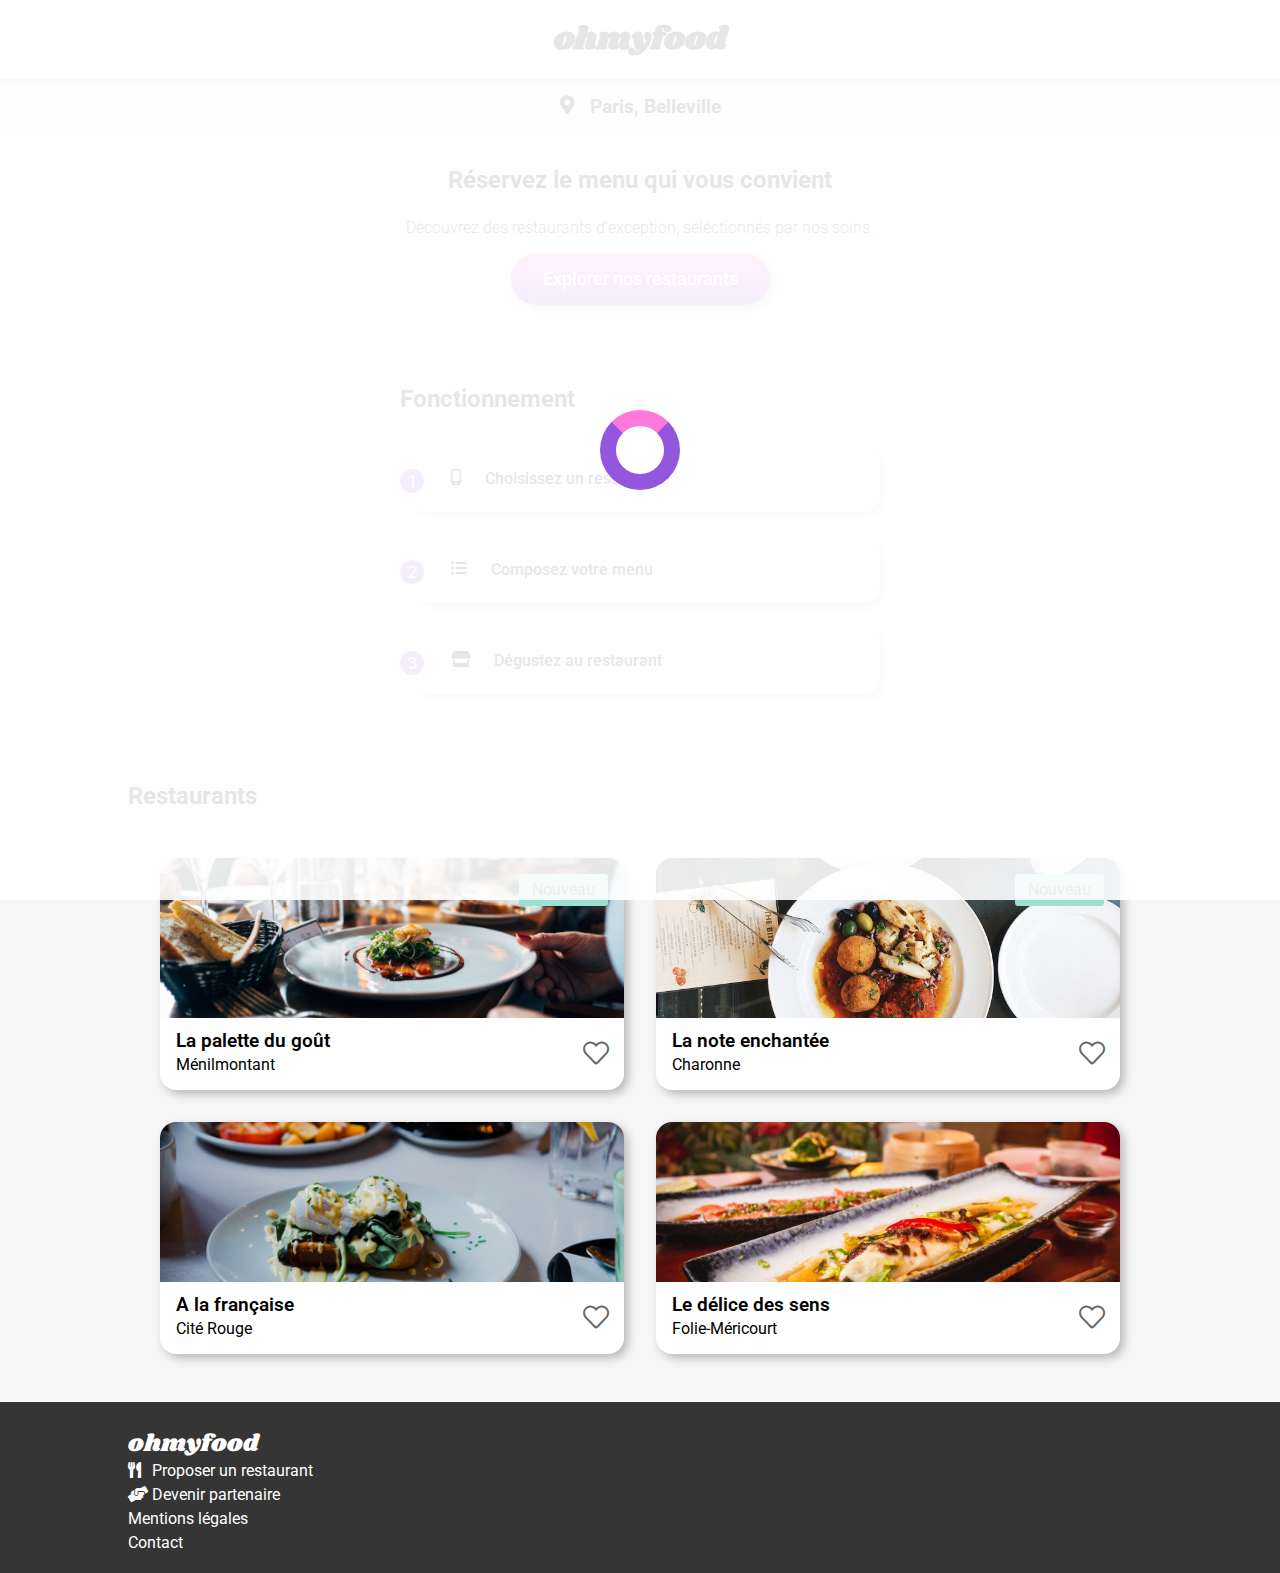
<file: index.html>
<!DOCTYPE html>
<html lang="fr">
<head>
    <meta charset="UTF-8">
    <meta http-equiv="X-UA-Compatible" content="IE=edge">
    <meta name="viewport" content="width=device-width, initial-scale=1.0">  
    <link rel="stylesheet" href="css/style.css">
    <link rel="stylesheet" href="css/all.css">
    <title>Ohmyfood</title>
</head>
<body>
        <!-- LOADING SPINNER -->
    <div class="loading">
        <div class="loading__circle"></div>
    </div>
    
    
    <header class="header">
        <h1 class="header__logo">ohmyfood</h1>
    </header>

        <!-- LOCALISATION -->
    <main>
        <section class="localisation">
            <i class="localisation__icon fas fa-map-marker-alt"></i>
            <span class="localisation__text">Paris, Belleville</span>
        </section>

        <!-- HERO BANNER -->
        <section class="hero">
            <h2 class="hero__title">Réservez le menu qui vous convient</h2>
            <p class="hero__text">Découvrez des restaurants d'exception, séléctionnés par nos soins.</p>
            <a class="hero__button" href="">
                Explorer nos restaurants
            </a>
        </section>
        <!-- SECTION FONCTIONNEMENT -->

        <section class="howTo">
            <div class="wrapper">
                <h2 class="howTo__title">Fonctionnement</h2>
                <ol class="howTo__lists">
                    <li class="howTo__list">
                        <i class="howTo__icon fas fa-mobile-alt"></i>
                        <span class="howTo__text">Choisissez un restaurant</span>
                    </li>
                    <li class="howTo__list">
                        <i class="howTo__icon fas fa-list-ul"></i>
                        <span class="howTo__text">Composez votre menu</span>
                    </li>
                    <li class="howTo__list">
                        <i class="howTo__icon fas fa-store"></i>
                        <span class="howTo__text">Dégustez au restaurant</span>
                    </li>
                </ol>
            </div>

        </section>

        <!-- LISTE RESTAURANT -->
        <section class="restaurant">
            <div class="wrapper">
                <h2 class="restaurant__title">Restaurants</h2>
                <div class="wrapper__card">
                    <div class="card">
                        <a href="html/la-palette-du-gout.html">
                            <img class="card__img" src="img/restaurants/jay-wennington-N_Y88TWmGwA-unsplash.jpg" alt="Très belle assiete avec un repas minimaliste dedans">
                            <span class="card__announce">Nouveau</span>
                            <div class="card__bottom">
                                <div class="card__bottom__text">
                                    <h3>La palette du goût</h3>
                                    <span>Ménilmontant</span>
                                </div>
                            </div>
                        </a>
                        <div class="card__bottom__button">
                            <label class="likeButton">
                                <input  class="likeButton__checkbox" type="checkbox" />
                                    <i class="fa fa-heart likeButton__icon"></i>
                            </label>
                        </div>
                    </div> 
                    
                    <div class="card">
                        <a href="html/la-note-enchantée.html">
                            <img class="card__img" src="img/restaurants/stil-u2Lp8tXIcjw-unsplash.jpg" alt="Assiete vue de dessus avec un repas copieux">
                            <span class="card__announce">Nouveau</span>
                            <div class="card__bottom">
                                <div class="card__bottom__text">
                                    <h3>La note enchantée</h3>
                                    <span>Charonne</span>
                                </div>
                            </div>
                        </a>
                        <div class="card__bottom__button">
                            <label class="likeButton">
                                <input  class="likeButton__checkbox" type="checkbox" />
                                    <i class="fa fa-heart likeButton__icon"></i>
                            </label>
                        </div>
                    </div>
    
                    <div class="card">
                        <a href="html/a-la-francaise.html">
                            <img class="card__img" src="img/restaurants/toa-heftiba-DQKerTsQwi0-unsplash.jpg" alt="Assiete blanche contenant un repas gastronomique">
                            <div class="card__bottom">
                                <div class="card__bottom__text">
                                    <h3>A la française</h3>
                                    <span>Cité Rouge</span>
                                </div>
                            </div>
                        </a>
                        <div class="card__bottom__button">
                            <label class="likeButton">
                                <input  class="likeButton__checkbox" type="checkbox" />
                                    <i class="fa fa-heart likeButton__icon"></i>
                            </label>
                        </div>
                    </div>
    
                    <div class="card">
                        <a href="html/le-delice-des-sens.html">
                            <img class="card__img" src="img/restaurants/louis-hansel-shotsoflouis-qNBGVyOCY8Q-unsplash.jpg" alt="Assiete longue contenant un poisson en sauce">
                            <div class="card__bottom">
                                <div class="card__bottom__text">
                                    <h3>Le délice des sens</h3>
                                    <span>Folie-Méricourt</span>
                                </div>
                            </div>
                        </a>
                        <div class="card__bottom__button">
                            <label class="likeButton">
                                <input  class="likeButton__checkbox" type="checkbox" />
                                    <i class="fa fa-heart likeButton__icon"></i>
                            </label>
                        </div>
                    </div>
                </div>
               
            </div>
        </section>
    </main>
    <footer class="footer">
        <div class="wrapper">
            <h2 class="footer__logo">ohmyfood</h2>
            <ul class="footer__lists">
                <li><a href=""><i class="footer__icon fas fa-utensils"></i>Proposer un restaurant</a></li>
                <li><a href=""><i class="footer__icon fas fa-hands-helping"></i>Devenir partenaire</a></li>
                <li><a href="">Mentions légales</a></li>
                <li><a href="mailto:contact@ohmyfood.fr">Contact</a></li> 
            </ul>
        </div>
    </footer>

    
</body>
</html>
</file>
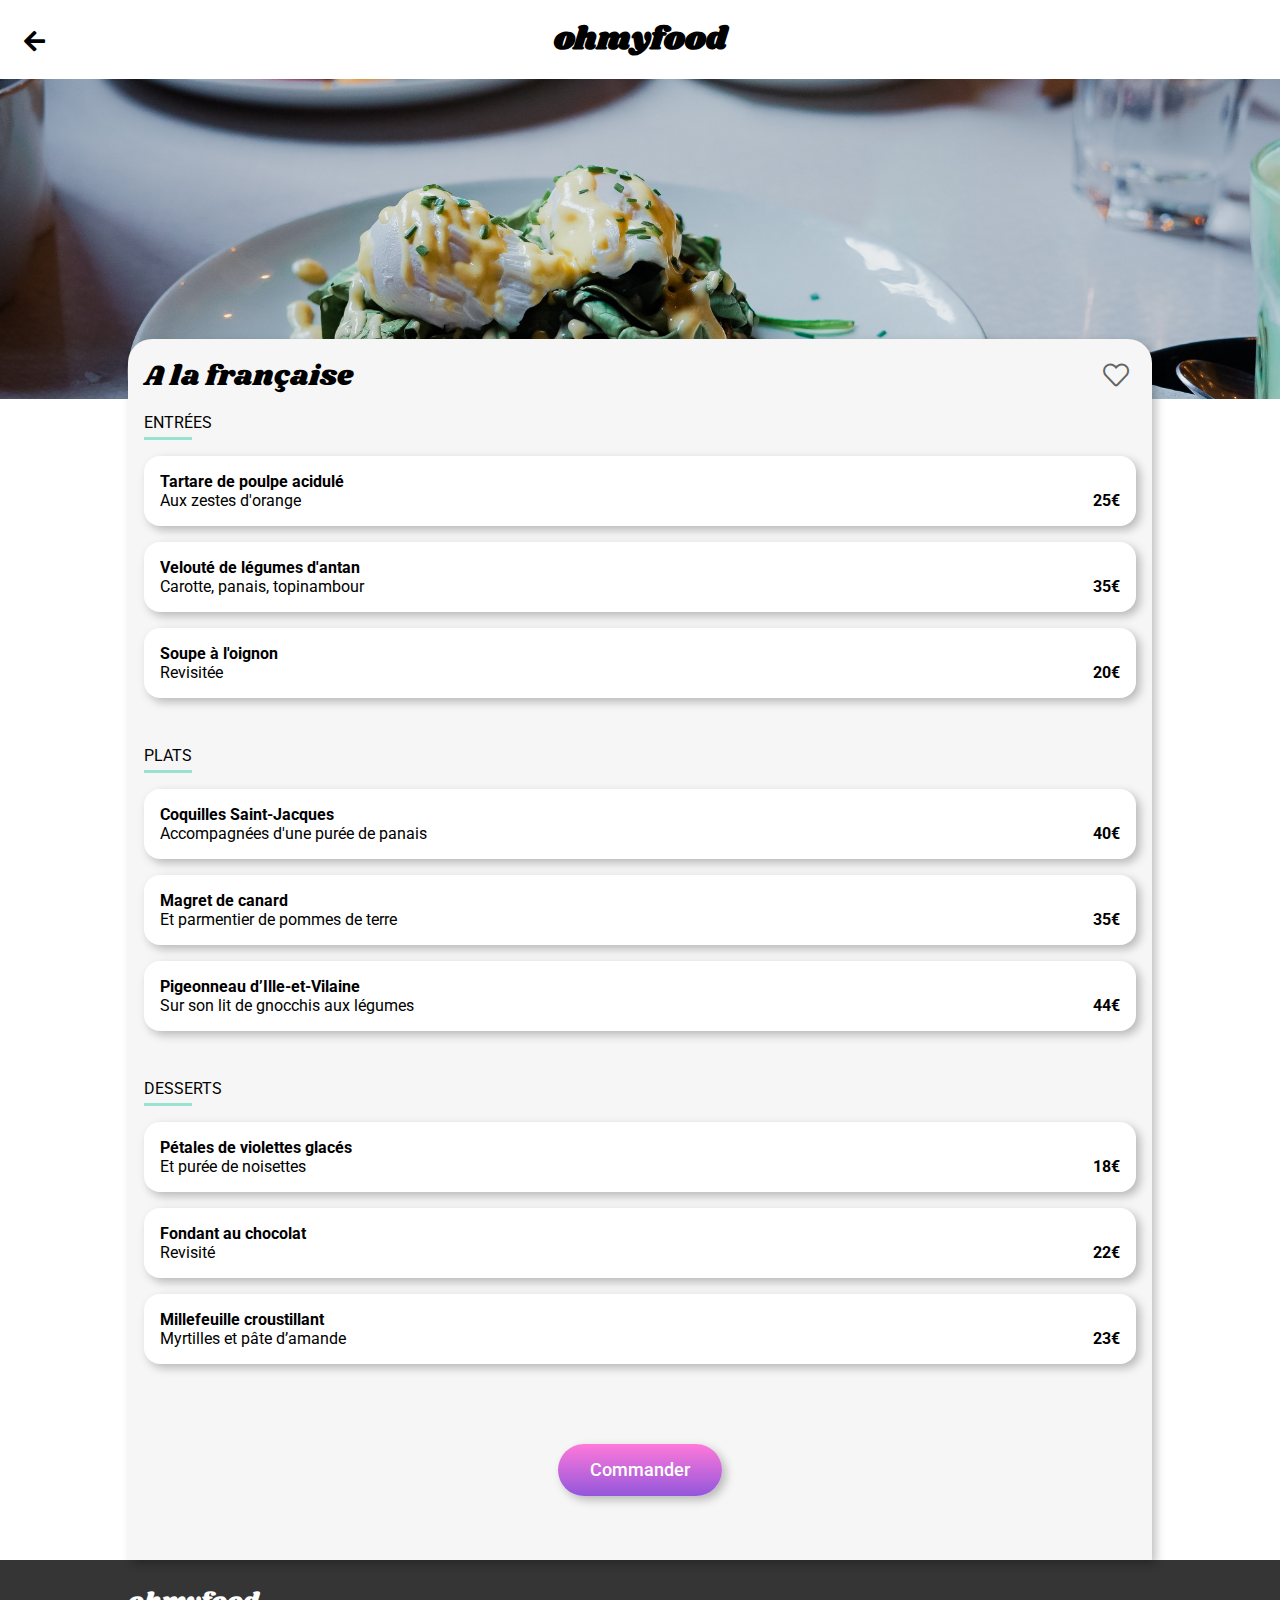
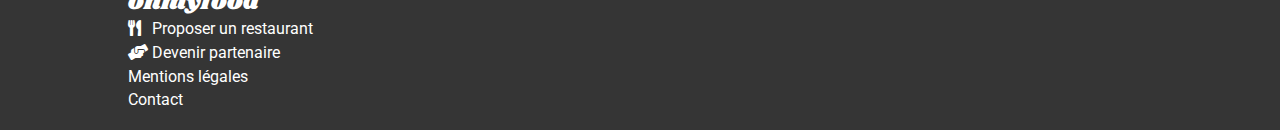
<file: html/a-la-francaise.html>
<!DOCTYPE html>
<html lang="en">
<head>
    <meta charset="UTF-8">
    <meta http-equiv="X-UA-Compatible" content="IE=edge">
    <meta name="viewport" content="width=device-width, initial-scale=1.0">
    <link href="https://fonts.googleapis.com/css2?family=Shrikhand&display=swap" rel="stylesheet">
    <link rel="stylesheet" href="../css/all.css">
    <link rel="stylesheet" href="../css/style.css">
    <title>A la Française</title>
</head>
<body>
    <header class="header">
        <a href="../index.html">
            <i class="header__icon fas fa-arrow-left"></i>
        </a>
        <h1 class="header__logo">ohmyfood</h1>
    </header>

    <main class="main">
        <div class="containerImg">
            <img class="containerImg__img" src="../img/restaurants/toa-heftiba-DQKerTsQwi0-unsplash.jpg" alt="photo de nourriture sur fond blanc">
        </div>

        <section class="menu">
            <div class="title">
                <h2 class="title__text">A la française</h2>
                <label class="title__likeButton">
                    <input  class="likeButton__checkbox" type="checkbox" />
                        <i class="fa fa-heart likeButton__icon"></i>

                </label>
            </div>

            <div class="submenu">
                <h3 class="submenu__title">Entrées</h3>

                <div class="submenu__container time-0">
                    <input type="checkbox" class="checkbox__animation" id="starter-1"> 
                    <label for="starter-1" class="content">
                        <span class="content__wrapper">
                            <span class="content__wrapper__text">
                                <span class="content__title">Tartare de poulpe acidulé</span><br>
                                <span class="content__text">Aux zestes d'orange</span>
                            </span>
                            <span class="content__wrapper__price">
                                <span class="content__price">25€</span>
                            </span>
                        </span>
                    </label>
                    <span class="content__logo">
                        <i class="fas fa-check-circle"></i>
                    </span>
                </div>

                <div class="submenu__container time-1">
                    <input type="checkbox" class="checkbox__animation" id="starter-2"> 
                    <label for="starter-2" class="content">
                        <span class="content__wrapper">
                            <span class="content__wrapper__text">
                                <span class="content__title">Velouté de légumes d'antan</span><br>
                                <span class="content__text">Carotte, panais, topinambour</span>
                            </span>
                            <span class="content__wrapper__price">
                                <span class="content__price">35€</span>
                            </span>
                        </span>
                    </label>
                    <span class="content__logo">
                        <i class="fas fa-check-circle"></i>
                    </span>
                </div>

                <div class="submenu__container time-2">
                    <input type="checkbox" class="checkbox__animation" id="starter-3"> 
                    <label for="starter-3" class="content">
                        <span class="content__wrapper">
                            <span class="content__wrapper__text">
                                <span class="content__title">Soupe à l'oignon</span><br>
                                <span class="content__text">Revisitée</span>
                            </span>
                            <span class="content__wrapper__price">
                                <span class="content__price">20€</span>
                            </span>
                        </span>
                    </label>
                    <span class="content__logo">
                        <i class="fas fa-check-circle"></i>
                    </span>
                </div>
            </div>

            <div class="submenu">
                <h3 class="submenu__title">Plats</h3>

                <div class="submenu__container time-0">
                    <input type="checkbox" class="checkbox__animation" id="dish-1"> 
                    <label for="dish-1" class="content">
                        <span class="content__wrapper">
                            <span class="content__wrapper__text">
                                <span class="content__title">Coquilles Saint-Jacques</span><br>
                                <span class="content__text">Accompagnées d'une purée de panais</span>
                            </span>
                            <span class="content__wrapper__price">
                                <span class="content__price">40€</span>
                            </span>
                        </span>
                    </label>
                    <span class="content__logo">
                        <i class="fas fa-check-circle"></i>
                    </span>
                </div>

                <div class="submenu__container time-1">
                    <input type="checkbox" class="checkbox__animation" id="dish-2"> 
                    <label for="dish-2" class="content">
                        <span class="content__wrapper">
                            <span class="content__wrapper__text">
                                <span class="content__title">Magret de canard</span><br>
                                <span class="content__text">Et parmentier de pommes de terre</span>
                            </span>
                            <span class="content__wrapper__price">
                                <span class="content__price">35€</span>
                            </span>
                        </span>
                    </label>
                    <span class="content__logo">
                        <i class="fas fa-check-circle"></i>
                    </span>
                </div>

                <div class="submenu__container time-2">
                    <input type="checkbox" class="checkbox__animation" id="dish-3"> 
                    <label for="dish-3" class="content">
                        <span class="content__wrapper">
                            <span class="content__wrapper__text">
                                <span class="content__title">Pigeonneau d’Ille-et-Vilaine</span><br>
                                <span class="content__text">Sur son lit de gnocchis aux légumes</span>
                            </span>
                            <span class="content__wrapper__price">
                                <span class="content__price">44€</span>
                            </span>
                        </span>
                    </label>
                    <span class="content__logo">
                        <i class="fas fa-check-circle"></i>
                    </span>
                </div>
            </div>

            <div class="submenu">
                <h3 class="submenu__title">Desserts</h3>

                <div class="submenu__container time-0">
                    <input type="checkbox" class="checkbox__animation" id="dessert-1"> 
                    <label for="dessert-1" class="content">
                        <span class="content__wrapper">
                            <span class="content__wrapper__text">
                                <span class="content__title">Pétales de violettes glacés</span><br>
                                <span class="content__text">Et purée de noisettes</span>
                            </span>
                            <span class="content__wrapper__price">
                                <span class="content__price">18€</span>
                            </span>
                        </span>
                    </label>
                    <span class="content__logo">
                        <i class="fas fa-check-circle"></i>
                    </span>
                </div>

                <div class="submenu__container time-1">
                    <input type="checkbox" class="checkbox__animation" id="dessert-2"> 
                    <label for="dessert-2" class="content">
                        <span class="content__wrapper">
                            <span class="content__wrapper__text">
                                <span class="content__title">Fondant au chocolat</span><br>
                                <span class="content__text">Revisité</span>
                            </span>
                            <span class="content__wrapper__price">
                                <span class="content__price">22€</span>
                            </span>
                        </span>
                    </label>
                    <span class="content__logo">
                        <i class="fas fa-check-circle"></i>
                    </span>
                </div>

                <div class="submenu__container time-2">
                    <input type="checkbox" class="checkbox__animation" id="dessert-3"> 
                    <label for="dessert-3" class="content">
                        <span class="content__wrapper">
                            <span class="content__wrapper__text">
                                <span class="content__title">Millefeuille croustillant</span><br>
                                <span class="content__text">Myrtilles et pâte d’amande</span>
                            </span>
                            <span class="content__wrapper__price">
                                <span class="content__price">23€</span>
                            </span>
                        </span>
                    </label>
                    <span class="content__logo">
                        <i class="fas fa-check-circle"></i>
                    </span>
                </div>
            </div> 

            <div class="container__button">
                <a class="hero__button" href="">Commander</a>
            </div>  
                             
        </section>
    </main>
    <footer class="footer">
        <div class="wrapper">
            <h2 class="footer__logo">ohmyfood</h2>
            <ul class="footer__lists">
                <li><a href=""><i class="footer__icon fas fa-utensils"></i>Proposer un restaurant</a></li>
                <li><a href=""><i class="footer__icon fas fa-hands-helping"></i>Devenir partenaire</a></li>
                <li><a href="">Mentions légales</a></li>
                <li><a href="mailto:contact@ohmyfood.fr">Contact</a></li> 
            </ul>
        </div>
    </footer>
</body>
</html>
</file>
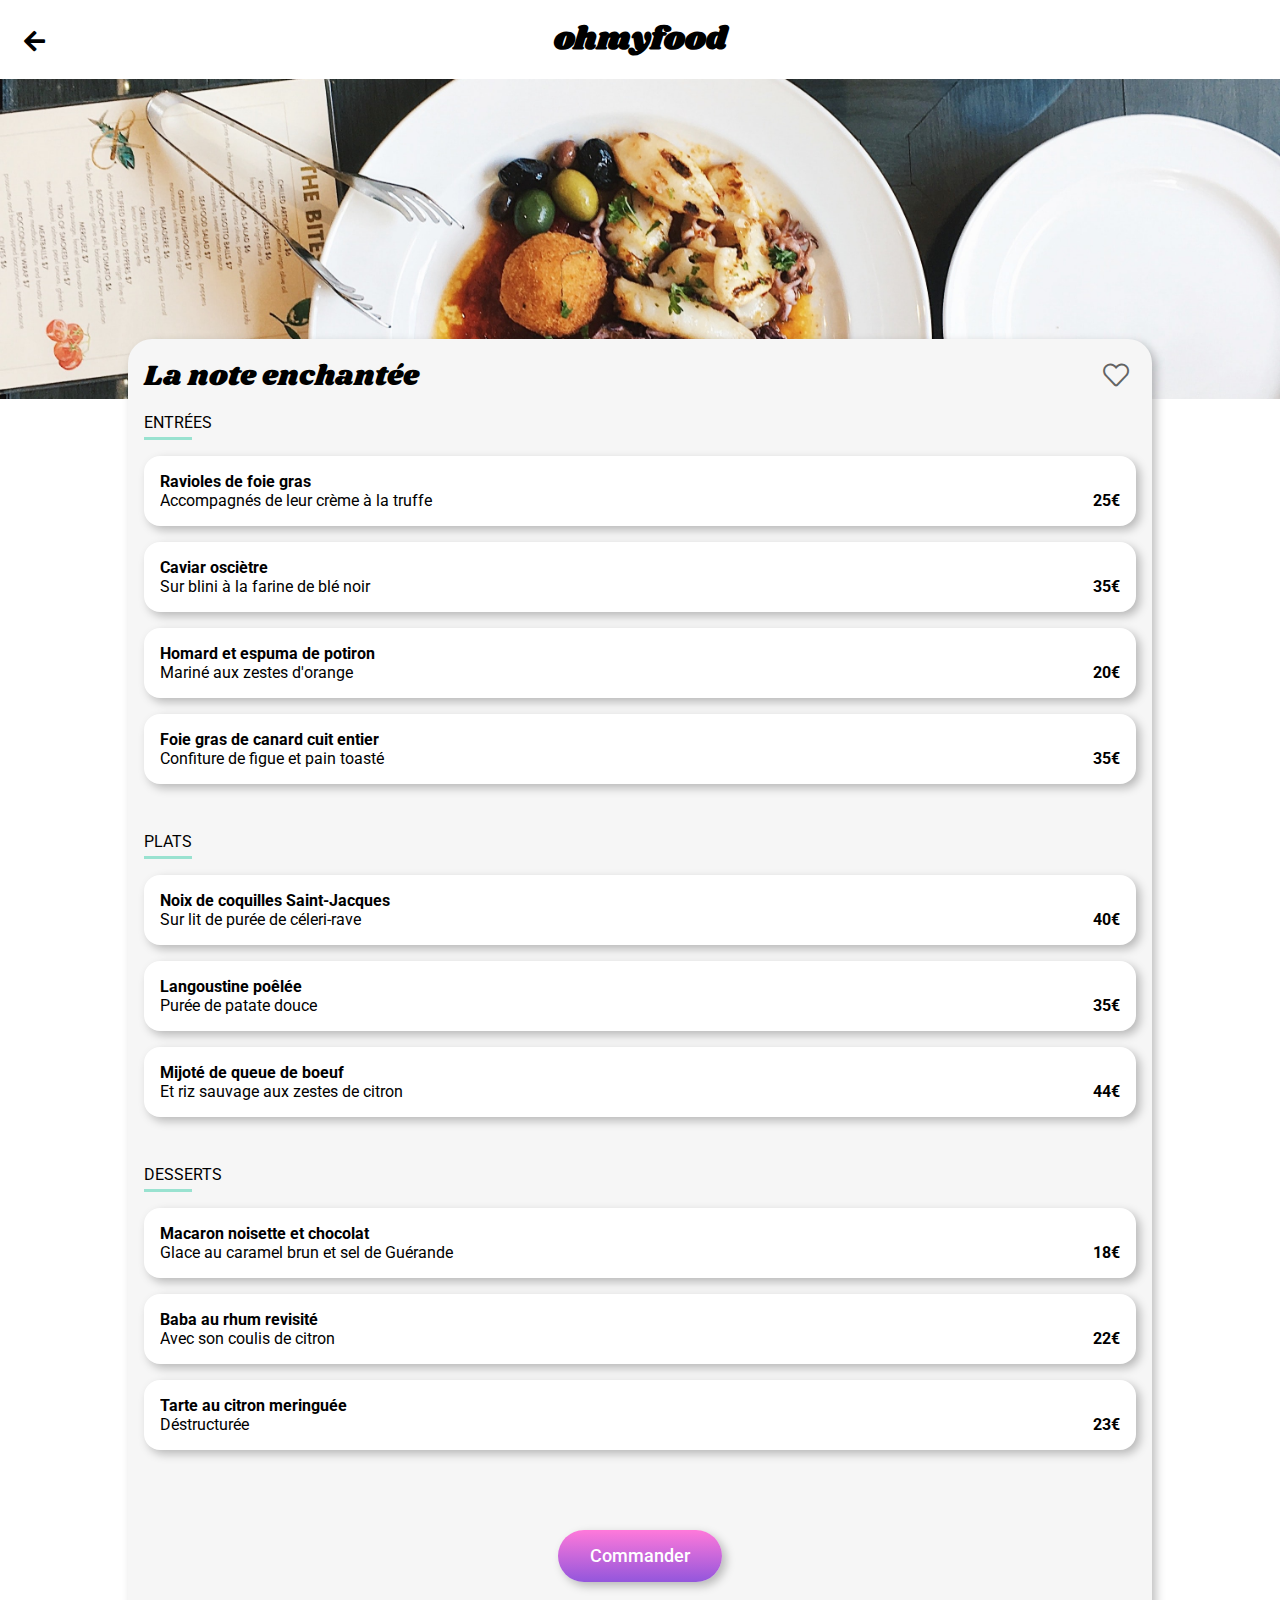
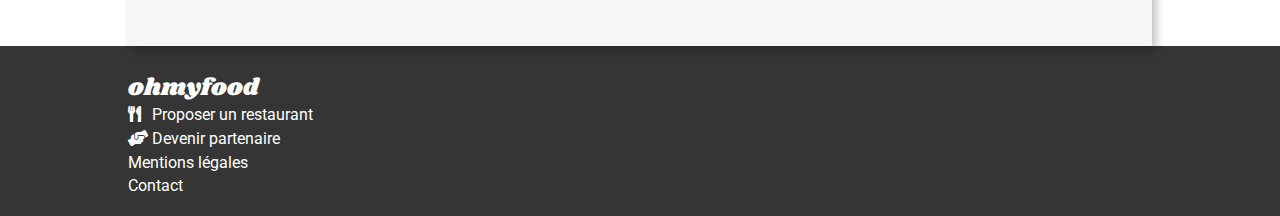
<file: html/la-note-enchantée.html>
<!DOCTYPE html>
<html lang="en">
<head>
    <meta charset="UTF-8">
    <meta http-equiv="X-UA-Compatible" content="IE=edge">
    <meta name="viewport" content="width=device-width, initial-scale=1.0">
    <link href="https://fonts.googleapis.com/css2?family=Shrikhand&display=swap" rel="stylesheet">
    <link rel="stylesheet" href="../css/all.css">
    <link rel="stylesheet" href="../css/style.css">
    <title>La note enchantée</title>
</head>
<body>
    <header class="header">
        <a href="../index.html">
            <i class="header__icon fas fa-arrow-left"></i>
        </a>
        <h1 class="header__logo">ohmyfood</h1>
    </header>

    <main class="main">
        <div class="containerImg">
            <img class="containerImg__img" src="../img/restaurants/stil-u2Lp8tXIcjw-unsplash.jpg" alt="assiete remplie de nourriture">
        </div>
        

        <section class="menu">
            <div class="title">
                <h2 class="title__text">La note enchantée</h2>
                <label class="title__likeButton">
                    <input  class="likeButton__checkbox" type="checkbox" />
                        <i class="fa fa-heart likeButton__icon"></i>
                </label>
            </div>

            <div class="submenu">
                <h3 class="submenu__title">Entrées</h3>

                <div class="submenu__container time-0">
                    <input type="checkbox" class="checkbox__animation" id="starter-1"> 
                    <label for="starter-1" class="content">
                        <span class="content__wrapper">
                            <span class="content__wrapper__text">
                                <span class="content__title">Ravioles de foie gras </span><br>
                                <span class="content__text">Accompagnés de leur crème à la truffe</span>
                            </span>
                            <span class="content__wrapper__price">
                                <span class="content__price">25€</span>
                            </span>
                        </span>
                    </label>
                    <span class="content__logo">
                        <i class="fas fa-check-circle"></i>
                    </span>
                </div>

                <div class="submenu__container time-1">
                    <input type="checkbox" class="checkbox__animation" id="starter-2"> 
                    <label for="starter-2" class="content">
                        <span class="content__wrapper">
                            <span class="content__wrapper__text">
                                <span class="content__title">Caviar osciètre</span><br>
                                <span class="content__text">Sur blini à la farine de blé noir</span>
                            </span>
                            <span class="content__wrapper__price">
                                <span class="content__price">35€</span>
                            </span>
                        </span>
                    </label>
                    <span class="content__logo">
                        <i class="fas fa-check-circle"></i>
                    </span>
                </div>

                <div class="submenu__container time-2">
                    <input type="checkbox" class="checkbox__animation" id="starter-3"> 
                    <label for="starter-3" class="content">
                        <span class="content__wrapper">
                            <span class="content__wrapper__text">
                                <span class="content__title">Homard et espuma de potiron</span><br>
                                <span class="content__text">Mariné aux zestes d'orange</span>
                            </span>
                            <span class="content__wrapper__price">
                                <span class="content__price">20€</span>
                            </span>
                        </span>
                    </label>
                    <span class="content__logo">
                        <i class="fas fa-check-circle"></i>
                    </span>
                </div>

                <div class="submenu__container time-3">
                    <input type="checkbox" class="checkbox__animation" id="starter-4"> 
                    <label for="starter-4" class="content">
                        <span class="content__wrapper">
                            <span class="content__wrapper__text">
                                <span class="content__title">Foie gras de canard cuit entier</span><br>
                                <span class="content__text">Confiture de figue et pain toasté</span>
                            </span>
                            <span class="content__wrapper__price">
                                <span class="content__price">35€</span>
                            </span>
                        </span>
                    </label>
                    <span class="content__logo">
                        <i class="fas fa-check-circle"></i>
                    </span>
                </div>
            </div>

            <div class="submenu">
                <h3 class="submenu__title">Plats</h3>

                <div class="submenu__container time-0">
                    <input type="checkbox" class="checkbox__animation" id="dish-1"> 
                    <label for="dish-1" class="content">
                        <span class="content__wrapper">
                            <span class="content__wrapper__text">
                                <span class="content__title">Noix de coquilles Saint-Jacques</span><br>
                                <span class="content__text">Sur lit de purée de céleri-rave</span>
                            </span>
                            <span class="content__wrapper__price">
                                <span class="content__price">40€</span>
                            </span>
                        </span>
                    </label>
                    <span class="content__logo">
                        <i class="fas fa-check-circle"></i>
                    </span>
                </div>

                <div class="submenu__container time-1">
                    <input type="checkbox" class="checkbox__animation" id="dish-2"> 
                    <label for="dish-2" class="content">
                        <span class="content__wrapper">
                            <span class="content__wrapper__text">
                                <span class="content__title">Langoustine poêlée</span><br>
                                <span class="content__text">Purée de patate douce</span>
                            </span>
                            <span class="content__wrapper__price">
                                <span class="content__price">35€</span>
                            </span>
                        </span>
                    </label>
                    <span class="content__logo">
                        <i class="fas fa-check-circle"></i>
                    </span>
                </div>

                <div class="submenu__container time-2">
                    <input type="checkbox" class="checkbox__animation" id="dish-3"> 
                    <label for="dish-3" class="content">
                        <span class="content__wrapper">
                            <span class="content__wrapper__text">
                                <span class="content__title">Mijoté de queue de boeuf </span><br>
                                <span class="content__text">Et riz sauvage aux zestes de citron</span>
                            </span>
                            <span class="content__wrapper__price">
                                <span class="content__price">44€</span>
                            </span>
                        </span>
                    </label>
                    <span class="content__logo">
                        <i class="fas fa-check-circle"></i>
                    </span>
                </div>
            </div>

            <div class="submenu">
                <h3 class="submenu__title">Desserts</h3>

                <div class="submenu__container time-0">
                    <input type="checkbox" class="checkbox__animation" id="dessert-1"> 
                    <label for="dessert-1" class="content">
                        <span class="content__wrapper">
                            <span class="content__wrapper__text">
                                <span class="content__title">Macaron noisette et chocolat</span><br>
                                <span class="content__text">Glace au caramel brun et sel de Guérande</span>
                            </span>
                            <span class="content__wrapper__price">
                                <span class="content__price">18€</span>
                            </span>
                        </span>
                    </label>
                    <span class="content__logo">
                        <i class="fas fa-check-circle"></i>
                    </span>
                </div>

                <div class="submenu__container time-1">
                    <input type="checkbox" class="checkbox__animation" id="dessert-2"> 
                    <label for="dessert-2" class="content">
                        <span class="content__wrapper">
                            <span class="content__wrapper__text">
                                <span class="content__title">Baba au rhum revisité </span><br>
                                <span class="content__text">Avec son coulis de citron</span>
                            </span>
                            <span class="content__wrapper__price">
                                <span class="content__price">22€</span>
                            </span>
                        </span>
                    </label>
                    <span class="content__logo">
                        <i class="fas fa-check-circle"></i>
                    </span>
                </div>

                <div class="submenu__container time-2">
                    <input type="checkbox" class="checkbox__animation" id="dessert-3"> 
                    <label for="dessert-3" class="content">
                        <span class="content__wrapper">
                            <span class="content__wrapper__text">
                                <span class="content__title">Tarte au citron meringuée </span><br>
                                <span class="content__text">Déstructurée</span>
                            </span>
                            <span class="content__wrapper__price">
                                <span class="content__price">23€</span>
                            </span>
                        </span>
                    </label>
                    <span class="content__logo">
                        <i class="fas fa-check-circle"></i>
                    </span>
                </div>
            </div> 

            <div class="container__button">
                <a class="hero__button" href="">Commander</a>
            </div>  
                             
        </section>
    </main>
    <footer class="footer">
        <div class="wrapper">
            <h2 class="footer__logo">ohmyfood</h2>
            <ul class="footer__lists">
                <li><a href=""><i class="footer__icon fas fa-utensils"></i>Proposer un restaurant</a></li>
                <li><a href=""><i class="footer__icon fas fa-hands-helping"></i>Devenir partenaire</a></li>
                <li><a href="">Mentions légales</a></li>
                <li><a href="mailto:contact@ohmyfood.fr">Contact</a></li> 
            </ul>
        </div>
    </footer>
</body>
</html>
</file>
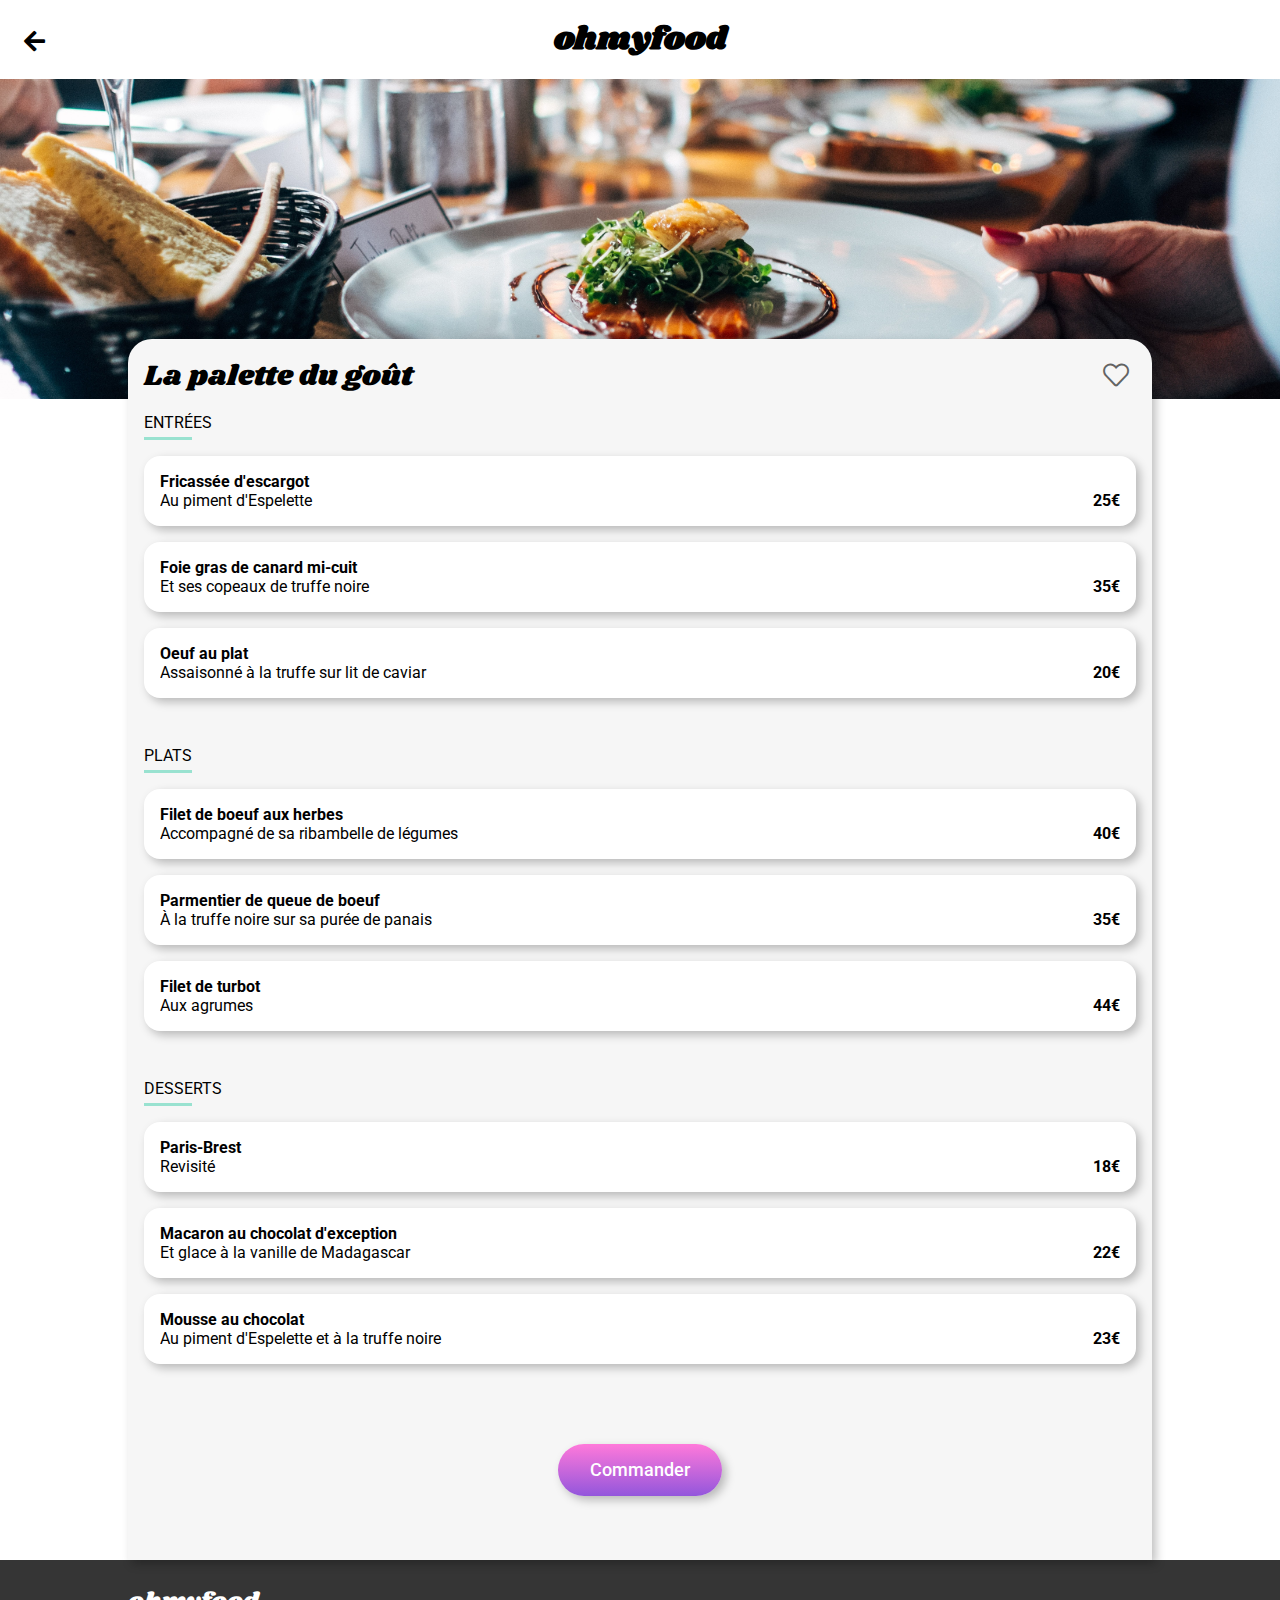
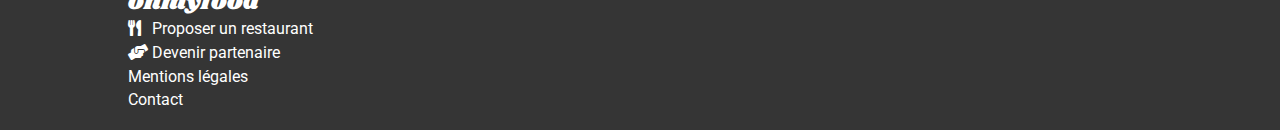
<file: html/la-palette-du-gout.html>
<!DOCTYPE html>
<html lang="en">
<head>
    <meta charset="UTF-8">
    <meta http-equiv="X-UA-Compatible" content="IE=edge">
    <meta name="viewport" content="width=device-width, initial-scale=1.0">
    <link href="https://fonts.googleapis.com/css2?family=Shrikhand&display=swap" rel="stylesheet">
    <link rel="stylesheet" href="../css/all.css">
    <link rel="stylesheet" href="../css/style.css">
    <title>La palette du gout</title>
</head>
<body>
    <header class="header">
        <a href="../index.html">
            <i class="header__icon fas fa-arrow-left"></i>
        </a>
        <h1 class="header__logo">ohmyfood</h1>
    </header>

    <main class="main">
        <div class="containerImg">
            <img class="containerImg__img" src="../img/restaurants/jay-wennington-N_Y88TWmGwA-unsplash.jpg" alt="main qui tient une assiete remplie de nourriture avec un panier de pain">
        </div>

        <section class="menu">
            <div class="title">
                <h2 class="title__text">La palette du goût</h2>
                <label class="title__likeButton">
                    <input  class="likeButton__checkbox" type="checkbox" />
                        <i class="fa fa-heart likeButton__icon"></i>

                </label>
            </div>

            <div class="submenu">
                <h3 class="submenu__title">Entrées</h3>

                <div class="submenu__container time-0">
                    <input type="checkbox" class="checkbox__animation" id="starter-1"> 
                    <label for="starter-1" class="content">
                        <span class="content__wrapper">
                            <span class="content__wrapper__text">
                                <span class="content__title">Fricassée d'escargot</span><br>
                                <span class="content__text">Au piment d'Espelette</span>
                            </span>
                            <span class="content__wrapper__price">
                                <span class="content__price">25€</span>
                            </span>
                        </span>
                    </label>
                    <span class="content__logo">
                        <i class="fas fa-check-circle"></i>
                    </span>
                </div>

                <div class="submenu__container time-1">
                    <input type="checkbox" class="checkbox__animation" id="starter-2"> 
                    <label for="starter-2" class="content">
                        <span class="content__wrapper">
                            <span class="content__wrapper__text">
                                <span class="content__title">Foie gras de canard mi-cuit</span><br>
                                <span class="content__text">Et ses copeaux de truffe noire</span>
                            </span>
                            <span class="content__wrapper__price">
                                <span class="content__price">35€</span>
                            </span>
                        </span>
                    </label>
                    <span class="content__logo">
                        <i class="fas fa-check-circle"></i>
                    </span>
                </div>

                <div class="submenu__container time-2">
                    <input type="checkbox" class="checkbox__animation" id="starter-3"> 
                    <label for="starter-3" class="content">
                        <span class="content__wrapper">
                            <span class="content__wrapper__text">
                                <span class="content__title">Oeuf au plat</span><br>
                                <span class="content__text">Assaisonné à la truffe sur lit de caviar</span>
                            </span>
                            <span class="content__wrapper__price">
                                <span class="content__price">20€</span>
                            </span>
                        </span>
                    </label>
                    <span class="content__logo">
                        <i class="fas fa-check-circle"></i>
                    </span>
                </div>
            </div>

            <div class="submenu">
                <h3 class="submenu__title">Plats</h3>

                <div class="submenu__container time-0">
                    <input type="checkbox" class="checkbox__animation" id="dish-1"> 
                    <label for="dish-1" class="content">
                        <span class="content__wrapper">
                            <span class="content__wrapper__text">
                                <span class="content__title">Filet de boeuf aux herbes</span><br>
                                <span class="content__text">Accompagné de sa ribambelle de légumes</span>
                            </span>
                            <span class="content__wrapper__price">
                                <span class="content__price">40€</span>
                            </span>
                        </span>
                    </label>
                    <span class="content__logo">
                        <i class="fas fa-check-circle"></i>
                    </span>
                </div>

                <div class="submenu__container time-1">
                    <input type="checkbox" class="checkbox__animation" id="dish-2"> 
                    <label for="dish-2" class="content">
                        <span class="content__wrapper">
                            <span class="content__wrapper__text">
                                <span class="content__title">Parmentier de queue de boeuf</span><br>
                                <span class="content__text">À la truffe noire sur sa purée de panais</span>
                            </span>
                            <span class="content__wrapper__price">
                                <span class="content__price">35€</span>
                            </span>
                        </span>
                    </label>
                    <span class="content__logo">
                        <i class="fas fa-check-circle"></i>
                    </span>
                </div>

                <div class="submenu__container time-2">
                    <input type="checkbox" class="checkbox__animation" id="dish-3"> 
                    <label for="dish-3" class="content">
                        <span class="content__wrapper">
                            <span class="content__wrapper__text">
                                <span class="content__title">Filet de turbot</span><br>
                                <span class="content__text">Aux agrumes</span>
                            </span>
                            <span class="content__wrapper__price">
                                <span class="content__price">44€</span>
                            </span>
                        </span>
                    </label>
                    <span class="content__logo">
                        <i class="fas fa-check-circle"></i>
                    </span>
                </div>
            </div>

            <div class="submenu">
                <h3 class="submenu__title">Desserts</h3>

                <div class="submenu__container time-0">
                    <input type="checkbox" class="checkbox__animation" id="dessert-1"> 
                    <label for="dessert-1" class="content">
                        <span class="content__wrapper">
                            <span class="content__wrapper__text">
                                <span class="content__title">Paris-Brest</span><br>
                                <span class="content__text">Revisité</span>
                            </span>
                            <span class="content__wrapper__price">
                                <span class="content__price">18€</span>
                            </span>
                        </span>
                    </label>
                    <span class="content__logo">
                        <i class="fas fa-check-circle"></i>
                    </span>
                </div>

                <div class="submenu__container time-1">
                    <input type="checkbox" class="checkbox__animation" id="dessert-2"> 
                    <label for="dessert-2" class="content">
                        <span class="content__wrapper">
                            <span class="content__wrapper__text">
                                <span class="content__title">Macaron au chocolat d'exception </span><br>
                                <span class="content__text">Et glace à la vanille de Madagascar</span>
                            </span>
                            <span class="content__wrapper__price">
                                <span class="content__price">22€</span>
                            </span>
                        </span>
                    </label>
                    <span class="content__logo">
                        <i class="fas fa-check-circle"></i>
                    </span>
                </div>

                <div class="submenu__container time-2">
                    <input type="checkbox" class="checkbox__animation" id="dessert-3"> 
                    <label for="dessert-3" class="content">
                        <span class="content__wrapper">
                            <span class="content__wrapper__text">
                                <span class="content__title">Mousse au chocolat</span><br>
                                <span class="content__text">Au piment d'Espelette et à la truffe noire</span>
                            </span>
                            <span class="content__wrapper__price">
                                <span class="content__price">23€</span>
                            </span>
                        </span>
                    </label>
                    <span class="content__logo">
                        <i class="fas fa-check-circle"></i>
                    </span>
                </div>
            </div> 

            <div class="container__button">
                <a class="hero__button" href="">Commander</a>
            </div>  
                             
        </section>
    </main>
    <footer class="footer">
        <div class="wrapper">
            <h2 class="footer__logo">ohmyfood</h2>
            <ul class="footer__lists">
                <li><a href=""><i class="footer__icon fas fa-utensils"></i>Proposer un restaurant</a></li>
                <li><a href=""><i class="footer__icon fas fa-hands-helping"></i>Devenir partenaire</a></li>
                <li><a href="">Mentions légales</a></li>
                <li><a href="mailto:contact@ohmyfood.fr">Contact</a></li> 
            </ul>
        </div>
    </footer>
</body>
</html>
</file>
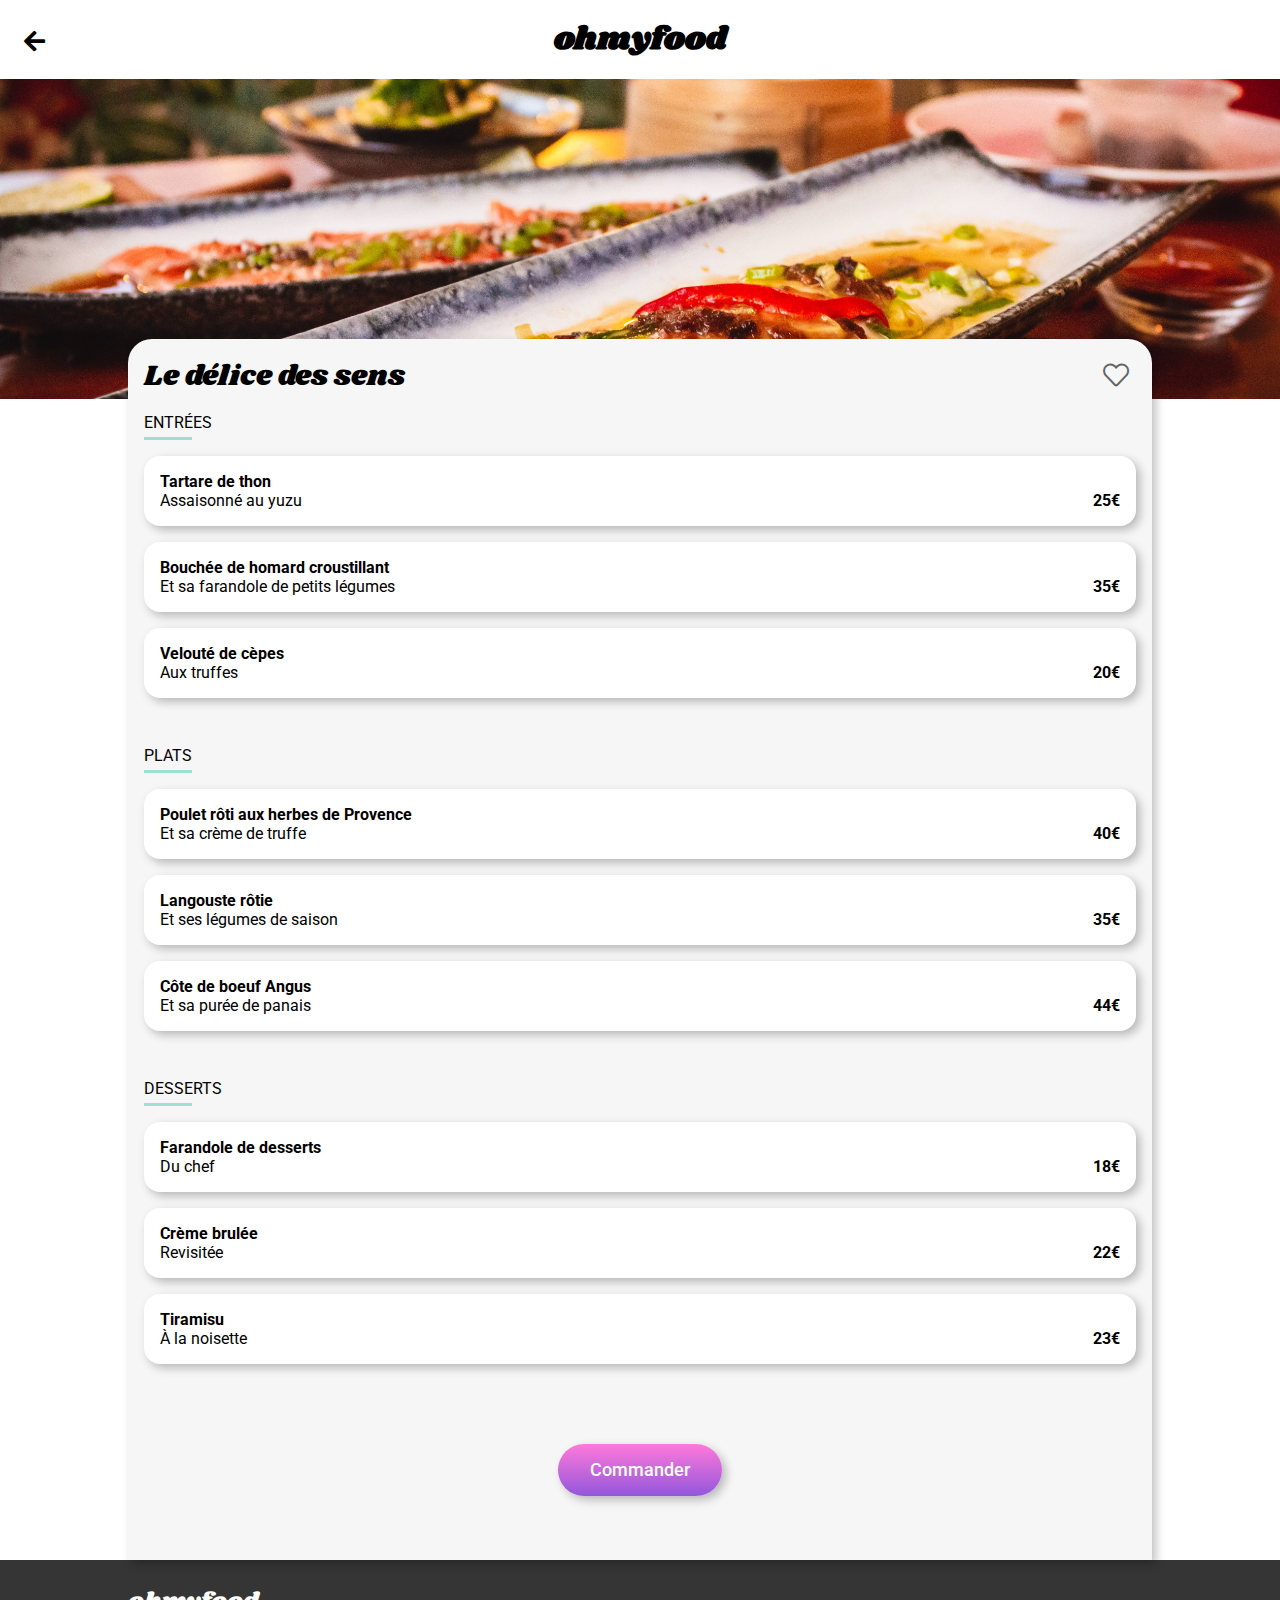
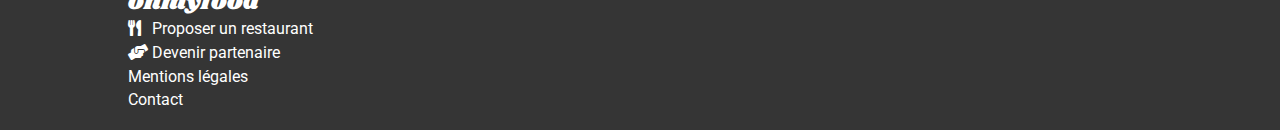
<file: html/le-delice-des-sens.html>
<!DOCTYPE html>
<html lang="en">
<head>
    <meta charset="UTF-8">
    <meta http-equiv="X-UA-Compatible" content="IE=edge">
    <meta name="viewport" content="width=device-width, initial-scale=1.0">
    <link href="https://fonts.googleapis.com/css2?family=Shrikhand&display=swap" rel="stylesheet">
    <link rel="stylesheet" href="../css/all.css">
    <link rel="stylesheet" href="../css/style.css">
    <title>Le délice des sens</title>
</head>
<body>
    <header class="header">
        <a href="../index.html">
            <i class="header__icon fas fa-arrow-left"></i>
        </a>
        <h1 class="header__logo">ohmyfood</h1>
    </header>

    <main class="main">
        <div class="containerImg">
            <img class="containerImg__img" src="../img/restaurants/louis-hansel-shotsoflouis-qNBGVyOCY8Q-unsplash.jpg" alt="assiete longue rempli de nourriture">
        </div>


        <section class="menu">
            <div class="title">
                <h2 class="title__text">Le délice des sens</h2>
                <label class="title__likeButton">
                    <input  class="likeButton__checkbox" type="checkbox" />
                        <i class="fa fa-heart likeButton__icon"></i>

                </label>
            </div>

            <div class="submenu">
                <h3 class="submenu__title">Entrées</h3>

                <div class="submenu__container time-0">
                    <input type="checkbox" class="checkbox__animation" id="starter-1"> 
                    <label for="starter-1" class="content">
                        <span class="content__wrapper">
                            <span class="content__wrapper__text">
                                <span class="content__title">Tartare de thon</span><br>
                                <span class="content__text">Assaisonné au yuzu</span>
                            </span>
                            <span class="content__wrapper__price">
                                <span class="content__price">25€</span>
                            </span>
                        </span>
                    </label>
                    <span class="content__logo">
                        <i class="fas fa-check-circle"></i>
                    </span>
                </div>

                <div class="submenu__container time-1">
                    <input type="checkbox" class="checkbox__animation" id="starter-2"> 
                    <label for="starter-2" class="content">
                        <span class="content__wrapper">
                            <span class="content__wrapper__text">
                                <span class="content__title">Bouchée de homard croustillant </span><br>
                                <span class="content__text">Et sa farandole de petits légumes</span>
                            </span>
                            <span class="content__wrapper__price">
                                <span class="content__price">35€</span>
                            </span>
                        </span>
                    </label>
                    <span class="content__logo">
                        <i class="fas fa-check-circle"></i>
                    </span>
                </div>

                <div class="submenu__container time-2">
                    <input type="checkbox" class="checkbox__animation" id="starter-3"> 
                    <label for="starter-3" class="content">
                        <span class="content__wrapper">
                            <span class="content__wrapper__text">
                                <span class="content__title">Velouté de cèpes </span><br>
                                <span class="content__text">Aux truffes</span>
                            </span>
                            <span class="content__wrapper__price">
                                <span class="content__price">20€</span>
                            </span>
                        </span>
                    </label>
                    <span class="content__logo">
                        <i class="fas fa-check-circle"></i>
                    </span>
                </div>
            </div>

            <div class="submenu">
                <h3 class="submenu__title">Plats</h3>

                <div class="submenu__container time-0">
                    <input type="checkbox" class="checkbox__animation" id="dish-1"> 
                    <label for="dish-1" class="content">
                        <span class="content__wrapper">
                            <span class="content__wrapper__text">
                                <span class="content__title">Poulet rôti aux herbes de Provence </span><br>
                                <span class="content__text">Et sa crème de truffe</span>
                            </span>
                            <span class="content__wrapper__price">
                                <span class="content__price">40€</span>
                            </span>
                        </span>
                    </label>
                    <span class="content__logo">
                        <i class="fas fa-check-circle"></i>
                    </span>
                </div>

                <div class="submenu__container time-1">
                    <input type="checkbox" class="checkbox__animation" id="dish-2"> 
                    <label for="dish-2" class="content">
                        <span class="content__wrapper">
                            <span class="content__wrapper__text">
                                <span class="content__title">Langouste rôtie</span><br>
                                <span class="content__text">Et ses légumes de saison</span>
                            </span>
                            <span class="content__wrapper__price">
                                <span class="content__price">35€</span>
                            </span>
                        </span>
                    </label>
                    <span class="content__logo">
                        <i class="fas fa-check-circle"></i>
                    </span>
                </div>

                <div class="submenu__container time-2">
                    <input type="checkbox" class="checkbox__animation" id="dish-3"> 
                    <label for="dish-3" class="content">
                        <span class="content__wrapper">
                            <span class="content__wrapper__text">
                                <span class="content__title">Côte de boeuf Angus</span><br>
                                <span class="content__text">Et sa purée de panais</span>
                            </span>
                            <span class="content__wrapper__price">
                                <span class="content__price">44€</span>
                            </span>
                        </span>
                    </label>
                    <span class="content__logo">
                        <i class="fas fa-check-circle"></i>
                    </span>
                </div>
            </div>

            <div class="submenu">
                <h3 class="submenu__title">Desserts</h3>

                <div class="submenu__container time-0">
                    <input type="checkbox" class="checkbox__animation" id="dessert-1"> 
                    <label for="dessert-1" class="content">
                        <span class="content__wrapper">
                            <span class="content__wrapper__text">
                                <span class="content__title">Farandole de desserts</span><br>
                                <span class="content__text">Du chef</span>
                            </span>
                            <span class="content__wrapper__price">
                                <span class="content__price">18€</span>
                            </span>
                        </span>
                    </label>
                    <span class="content__logo">
                        <i class="fas fa-check-circle"></i>
                    </span>
                </div>

                <div class="submenu__container time-1">
                    <input type="checkbox" class="checkbox__animation" id="dessert-2"> 
                    <label for="dessert-2" class="content">
                        <span class="content__wrapper">
                            <span class="content__wrapper__text">
                                <span class="content__title">Crème brulée</span><br>
                                <span class="content__text">Revisitée</span>
                            </span>
                            <span class="content__wrapper__price">
                                <span class="content__price">22€</span>
                            </span>
                        </span>
                    </label>
                    <span class="content__logo">
                        <i class="fas fa-check-circle"></i>
                    </span>
                </div>

                <div class="submenu__container time-2">
                    <input type="checkbox" class="checkbox__animation" id="dessert-3"> 
                    <label for="dessert-3" class="content">
                        <span class="content__wrapper">
                            <span class="content__wrapper__text">
                                <span class="content__title">Tiramisu</span><br>
                                <span class="content__text">À la noisette</span>
                            </span>
                            <span class="content__wrapper__price">
                                <span class="content__price">23€</span>
                            </span>
                        </span>
                    </label>
                    <span class="content__logo">
                        <i class="fas fa-check-circle"></i>
                    </span>
                </div>
            </div> 

            <div class="container__button">
                <a class="hero__button" href="">Commander</a>
            </div>  
                             
        </section>
    </main>
    <footer class="footer">
        <div class="wrapper">
            <h2 class="footer__logo">ohmyfood</h2>
            <ul class="footer__lists">
                <li><a href=""><i class="footer__icon fas fa-utensils"></i>Proposer un restaurant</a></li>
                <li><a href=""><i class="footer__icon fas fa-hands-helping"></i>Devenir partenaire</a></li>
                <li><a href="">Mentions légales</a></li>
                <li><a href="mailto:contact@ohmyfood.fr">Contact</a></li> 
            </ul>
        </div>
    </footer>
</body>
</html>
</file>
<file: css/style.css>
@import url("https://fonts.googleapis.com/css2?family=Roboto:wght@100;300;400;500;700;900&family=Shrikhand&display=swap");
@keyframes submenuAnimation {
  from {
    transform: translateY(4rem);
  }
  to {
    transform: translateY(0);
  }
}
@keyframes fadeIn {
  from {
    opacity: 0;
  }
  to {
    opacity: 1;
  }
}
@keyframes icon {
  from {
    opacity: 0;
    transform: scale(0);
  }
  to {
    opacity: 1;
    transform: scale(1);
  }
}
.hero__button {
  text-decoration: none;
  padding: 1rem 2rem;
  border-radius: 2rem;
  font-size: 1.1rem;
  font-weight: 500;
  color: #fff;
  background-image: linear-gradient(#FF79DA, #9356DC);
  box-shadow: 0.25rem 0.25rem 10px rgba(0, 0, 0, 0.25);
}
.hero__button:hover {
  filter: brightness(1.1);
  box-shadow: 0.25rem 0.25rem 10px rgba(0, 0, 0, 0.5);
}

.likeButton__checkbox {
  display: none;
}
.likeButton__checkbox:checked + .likeButton__icon {
  opacity: 1;
  transform: scale(0);
  -webkit-text-stroke: 0;
  animation: icon 0.3s cubic-bezier(1, 0.008, 0.565, 1.65) 0.1s 1 forwards;
  background: -webkit-linear-gradient(#9356DC, #FF79DA);
  -webkit-background-clip: text;
  -webkit-text-fill-color: transparent;
}

.likeButton__icon {
  opacity: 1;
  font-size: 1.5rem;
  color: #fff;
  transition: opacity 0.3s 0.1s ease;
  -webkit-text-stroke: 2px rgba(0, 0, 0, 0.6);
}

.loading {
  position: fixed;
  height: 100%;
  width: 100%;
  left: 0;
  top: 0;
  background-color: rgba(255, 255, 255, 0.9);
  animation: loading 0.01s;
  animation-delay: 2s;
  animation-fill-mode: both;
  z-index: 10;
  display: flex;
  align-items: center;
  justify-content: center;
}
.loading__circle {
  width: 3rem;
  height: 3rem;
  border-radius: 4rem;
  border: 1rem solid #9356DC;
  border-top-color: #FF79DA;
  animation: circle 0.8s ease infinite;
}

@keyframes loading {
  to {
    opacity: 0;
    z-index: -10;
  }
}
@keyframes circle {
  to {
    transform: rotate(1turn);
  }
}
.header {
  text-align: center;
  padding: 1rem;
  position: relative;
}
.header__logo {
  margin: 0;
  font-family: "Shrikhand", cursive;
}

.footer {
  color: #fff;
  background-color: #353535;
  padding-top: 1rem;
  padding-bottom: 1rem;
}
.footer__logo {
  margin-top: 0rem;
  padding-top: 0.5rem;
  font-weight: 500;
  font-size: 1.5rem;
  font-family: "Shrikhand", cursive;
}
.footer__lists {
  text-decoration: none;
  margin: 0;
  padding: 0;
}
.footer__lists a {
  color: #fff;
  text-decoration: none;
}
.footer__lists li {
  list-style-type: none;
  margin-bottom: 0.3rem;
}
.footer__icon {
  width: 1rem;
  margin-right: 0.5rem;
}

h1, h2, h3, h4, h5, h6, p {
  margin: 0;
}

body {
  font-family: "Roboto", sans-serif;
  margin: 0;
}

.wrapper {
  margin-left: 1rem;
  margin-right: 1rem;
}

.localisation {
  display: flex;
  justify-content: center;
  background-color: #eaeaea;
  padding: 1rem;
  font-size: 1.2rem;
  box-shadow: inset 0 9px 8px -10px grey;
}
.localisation__icon {
  margin-right: 1rem;
}
.localisation__text {
  font-weight: bold;
}

.hero {
  text-align: center;
  padding: 2rem 2rem 4rem 2rem;
  background-color: #f6f6f6;
}
.hero__title {
  margin: 0rem 1rem;
}
.hero__text {
  font-weight: 300;
  margin-top: 1.5rem;
  margin-bottom: 2rem;
}

.howTo {
  padding-top: 2rem;
  padding-bottom: 2rem;
}
.howTo__title {
  margin-top: 0rem;
}
.howTo__lists {
  list-style-type: none;
  counter-reset: compteListe;
  padding-left: 0;
  position: relative;
}
.howTo__list {
  display: flex;
  background-color: #f6f6f6;
  border-radius: 1rem;
  padding: 1.5rem 1rem;
  margin-bottom: 1.5rem;
  margin-left: 0.7rem;
  box-shadow: 0.25rem 0.25rem 10px rgba(0, 0, 0, 0.25);
}
.howTo__list::before {
  counter-increment: compteListe 1;
  content: counter(compteListe) " ";
  background-color: #9356DC;
  color: #fff;
  width: 1.5rem;
  height: 1.5rem;
  border-radius: 2rem;
  display: flex;
  align-items: center;
  justify-content: center;
  position: absolute;
  left: 0rem;
}
.howTo__icon {
  padding-left: 1.5rem;
  padding-right: 1.5rem;
}
.howTo__text {
  font-weight: 500;
}

.restaurant {
  background-color: #f6f6f6;
  padding-top: 2rem;
  padding-bottom: 2rem;
}
.restaurant__title {
  padding-bottom: 2rem;
}

.card {
  border-radius: 1rem;
  box-shadow: 0.25rem 0.25rem 10px rgba(0, 0, 0, 0.25);
  margin-bottom: 1.5rem;
  position: relative;
  background-color: #fff;
}
.card__img {
  width: 100%;
  height: 10rem;
  object-fit: cover;
  border-radius: 1rem 1rem 0rem 0rem;
}
.card__announce {
  position: absolute;
  color: green;
  background-color: #99E2D0;
  right: 1rem;
  top: 1rem;
  padding: 0.4rem 0.8rem;
  border-radius: 0.2rem;
}
.card__bottom {
  display: flex;
  align-items: center;
  position: relative;
}
.card__bottom__text {
  margin-left: 1rem;
  margin-bottom: 1rem;
  color: black;
}
.card__bottom h3 {
  margin-top: 0.5rem;
  margin-bottom: 0.2rem;
  font-weight: 600;
}
.card__bottom__button {
  position: absolute;
  right: 1rem;
  bottom: 1.5rem;
}
.card a {
  text-decoration: none;
}

@media screen and (min-width: 64rem) {
  .howTo__title {
    max-width: 30rem;
    margin: auto;
    padding-bottom: 2rem;
  }
  .howTo__lists {
    max-width: 30rem;
    margin: auto;
  }

  .wrapper {
    max-width: 64rem;
    margin: auto;
  }
  .wrapper__card {
    display: flex;
    flex-wrap: wrap;
    justify-content: center;
  }

  .card {
    width: 29rem;
    margin: 1rem;
  }
}
@keyframes submenuAnimation {
  from {
    transform: translateY(4rem);
  }
  to {
    transform: translateY(0);
  }
}
@keyframes fadeIn {
  from {
    opacity: 0;
  }
  to {
    opacity: 1;
  }
}
@keyframes icon {
  from {
    opacity: 0;
    transform: scale(0);
  }
  to {
    opacity: 1;
    transform: scale(1);
  }
}
@keyframes submenuAnimation {
  from {
    transform: translateY(4rem);
  }
  to {
    transform: translateY(0);
  }
}
@keyframes fadeIn {
  from {
    opacity: 0;
  }
  to {
    opacity: 1;
  }
}
@keyframes icon {
  from {
    opacity: 0;
    transform: scale(0);
  }
  to {
    opacity: 1;
    transform: scale(1);
  }
}
.hero__button {
  text-decoration: none;
  padding: 1rem 2rem;
  border-radius: 2rem;
  font-size: 1.1rem;
  font-weight: 500;
  color: #fff;
  background-image: linear-gradient(#FF79DA, #9356DC);
  box-shadow: 0.25rem 0.25rem 10px rgba(0, 0, 0, 0.25);
}
.hero__button:hover {
  filter: brightness(1.1);
  box-shadow: 0.25rem 0.25rem 10px rgba(0, 0, 0, 0.5);
}

.likeButton__checkbox {
  display: none;
}
.likeButton__checkbox:checked + .likeButton__icon {
  opacity: 1;
  transform: scale(0);
  -webkit-text-stroke: 0;
  animation: icon 0.3s cubic-bezier(1, 0.008, 0.565, 1.65) 0.1s 1 forwards;
  background: -webkit-linear-gradient(#9356DC, #FF79DA);
  -webkit-background-clip: text;
  -webkit-text-fill-color: transparent;
}

.likeButton__icon {
  opacity: 1;
  font-size: 1.5rem;
  color: #fff;
  transition: opacity 0.3s 0.1s ease;
  -webkit-text-stroke: 2px rgba(0, 0, 0, 0.6);
}

.wrapper {
  margin-left: 1rem;
  margin-right: 1rem;
}

.header a {
  text-decoration: none;
  color: #000;
}
.header__icon {
  font-size: 1.5rem;
  position: absolute;
  left: 1.5rem;
  top: 1.8rem;
}

.containerImg__img {
  width: 100%;
  height: 20rem;
  object-fit: cover;
}

.menu {
  width: 100%;
  background-color: #f6f6f6;
  border-radius: 1.5rem 1.5rem 0 0;
  margin-top: -4rem;
  position: relative;
}
.menu__button {
  padding: 1rem 3rem;
  margin-top: 1rem;
  color: #fff;
  font-weight: 500;
  text-decoration: none;
  background: linear-gradient(#FF79DA, #9356DC);
  border-radius: 2rem;
  box-shadow: 0.25rem 0.25rem 10px rgba(0, 0, 0, 0.25);
}

.container__button {
  display: flex;
  justify-content: center;
  padding-bottom: 4rem;
  padding-top: 3rem;
}

.title {
  position: relative;
  padding: 1rem 1rem 0 1rem;
}
.title__text {
  font-weight: 500;
  font-family: "Shrikhand", cursive;
  font-size: 1.8rem;
  margin: 0;
}
.title__likeButton {
  position: absolute;
  right: 1.5rem;
  top: 1.5rem;
}
.title__likeButton i {
  color: #f6f6f6;
}

.submenu {
  padding: 1rem;
}
.submenu__title {
  font-weight: 400;
  padding-bottom: 0.5rem;
  text-transform: uppercase;
  font-size: 1rem;
  position: relative;
}
.submenu__title::after {
  content: "";
  width: 3rem;
  height: 0.2rem;
  background-color: #99E2D0;
  position: absolute;
  left: 0;
  bottom: 0;
}
.submenu__container {
  display: flex;
  cursor: pointer;
  background-color: #fff;
  border-radius: 1rem;
  box-shadow: 0.25rem 0.25rem 10px rgba(0, 0, 0, 0.25);
  margin-bottom: 1rem;
  margin-top: 1rem;
  animation: submenuAnimation 0.6s, fadeIn 2s;
  overflow: hidden;
}

.time-0 {
  animation-delay: 0s;
}

.time-1 {
  animation-delay: 0.1s;
}

.time-2 {
  animation-delay: 0.2s;
}

.time-3 {
  animation-delay: 0.3s;
}

.content {
  width: 100%;
  cursor: pointer;
}
.content__wrapper {
  display: flex;
  padding: 1rem;
  overflow: hidden;
}
.content__wrapper__text {
  flex: auto;
  white-space: nowrap;
  text-overflow: ellipsis;
  overflow: hidden;
}
.content__wrapper__price {
  display: flex;
}
.content__title {
  font-weight: bold;
  text-overflow: ellipsis;
  overflow: hidden;
}
.content__text {
  text-overflow: ellipsis;
  overflow: hidden;
}
.content__price {
  font-weight: bold;
  display: flex;
  align-items: flex-end;
  padding-left: 0.2rem;
}
.content__logo {
  display: flex;
  align-items: center;
  justify-content: center;
  color: #fff;
  background-color: #99E2D0;
  font-size: 1.5rem;
  width: 0%;
  transition: transform 0.5s;
}

.checkbox__animation {
  width: 100%;
  display: none;
}

.checkbox__animation:not(:checked) + .content {
  width: 100%;
  transition: width 1s;
}
.checkbox__animation:not(:checked) ~ .content__logo {
  width: 0%;
  background-color: #99E2D0;
  color: #fff;
  font-size: 1.5rem;
  transition: width 1s;
}
.checkbox__animation:not(:checked) ~ .content__logo i {
  transform: rotate(1turn);
  transition: transform 0.5s ease-in-out;
}

.checkbox__animation:checked + .content {
  width: 75%;
  transition: width 1s;
}
.checkbox__animation:checked ~ .content__logo {
  width: 25%;
  background-color: #99E2D0;
  color: #fff;
  font-size: 1.5rem;
  transform-origin: right;
  transition: width 1s;
}
.checkbox__animation:checked ~ .content__logo i {
  transform: rotate(-1turn);
  transition: transform 0.5s ease-in-out;
}

@media screen and (min-width: 64rem) {
  .menu {
    max-width: 64rem;
    margin-left: auto;
    margin-right: auto;
    box-shadow: 0.25rem 0.25rem 10px rgba(0, 0, 0, 0.25);
  }

  .wrapper {
    max-width: 64rem;
    margin: auto;
  }
}

/*# sourceMappingURL=style.css.map */
</file>
